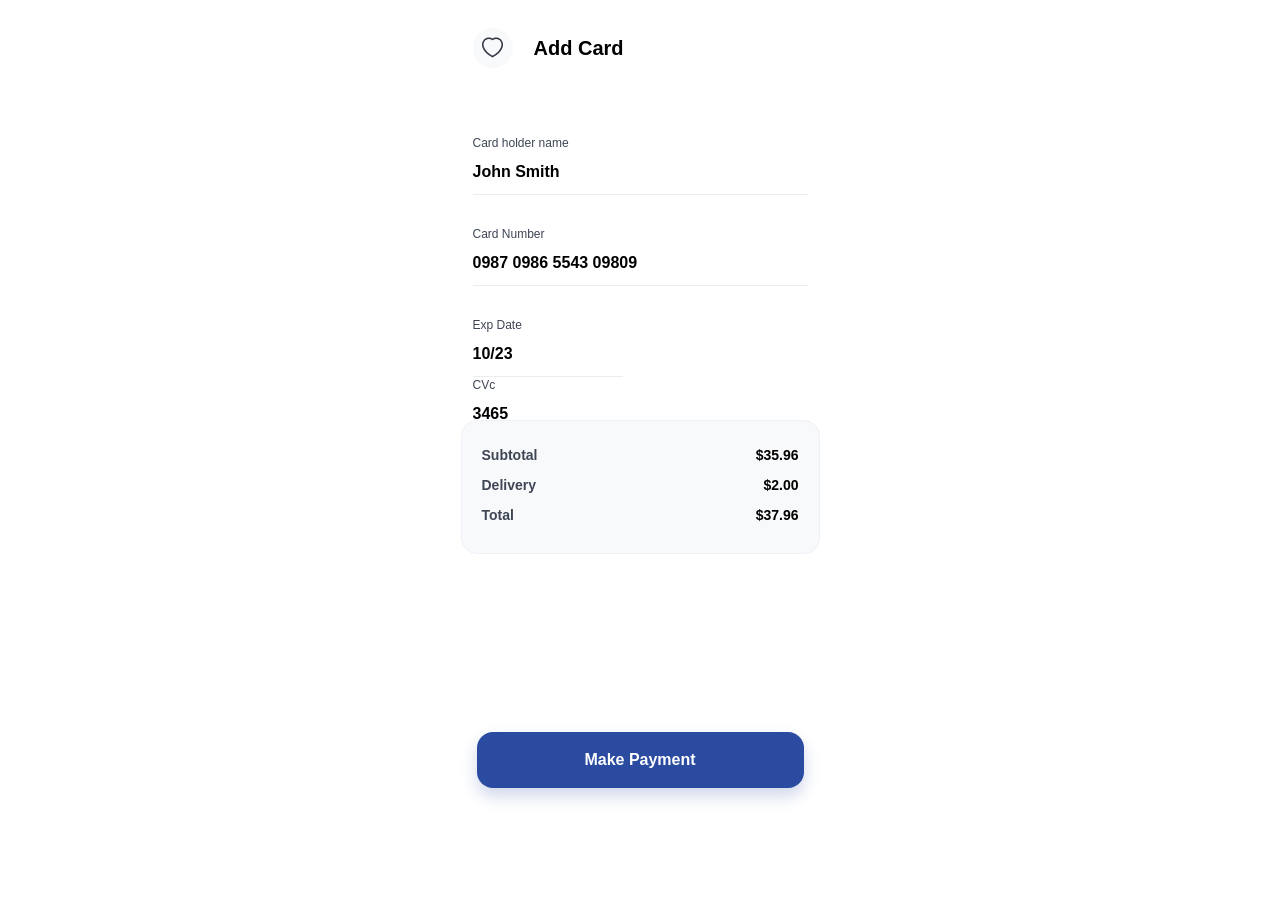
<file: mobile_frontend/assets/add-new-card-754-4305.html>
<!DOCTYPE html>
<html lang="en">
<head>
  <meta charset="UTF-8" />
  <meta name="viewport" content="width=375, initial-scale=1.0, maximum-scale=1.0, user-scalable=no" />
  <title>Add New Card - 754:4305</title>
  <link rel="preload" href="./figmaimages/figma_image_754_4305.png" as="image" />
  <link rel="stylesheet" href="./add-new-card-754-4305.css" />
</head>
<body>
  <main id="screen-754-4305" class="screen" role="main" aria-label="Add New Card">
    <img class="screen-image" src="./figmaimages/figma_image_754_4305.png" alt="" aria-hidden="true" />

    <div class="top-bar" role="toolbar" aria-label="Top Bar">
      <button class="back-wrap" aria-label="Back">
        <img class="back-ellipse" src="./figmaimages/figma_image_754_4315.svg" alt="" />
        <img class="back-vector" src="./figmaimages/figma_image_754_3730_29221_3865.svg" alt="" />
      </button>
      <div class="top-title">Add Card</div>
    </div>

    <section class="form-groups" aria-label="Card details form">
      <div class="group group-93">
        <div class="label">Card holder name</div>
        <div class="value">John Smith</div>
        <div class="line"></div>
      </div>

      <div class="group group-94">
        <div class="label">Card Number</div>
        <div class="value">0987 0986 5543 09809</div>
        <div class="line"></div>
      </div>

      <div class="group-half group-95">
        <div class="label">Exp Date</div>
        <div class="value">10/23</div>
        <div class="line"></div>
      </div>

      <div class="group-half group-96">
        <div class="label">CVc</div>
        <div class="value">3465</div>
        <div class="line"></div>
      </div>
    </section>

    <section class="summary-card" aria-label="Order summary">
      <div class="row">
        <span class="name">Subtotal</span>
        <span class="price">$35.96</span>
      </div>
      <div class="row">
        <span class="name">Delivery</span>
        <span class="price">$2.00</span>
      </div>
      <div class="row total">
        <span class="name">Total</span>
        <span class="price">$37.96</span>
      </div>
    </section>

    <button class="primary-button" type="button" aria-label="Make Payment">
      <div class="primary-bg"></div>
      <span class="primary-text">Make Payment</span>
    </button>
  </main>

  <script src="./add-new-card-754-4305.js"></script>
</body>
</html>
</file>
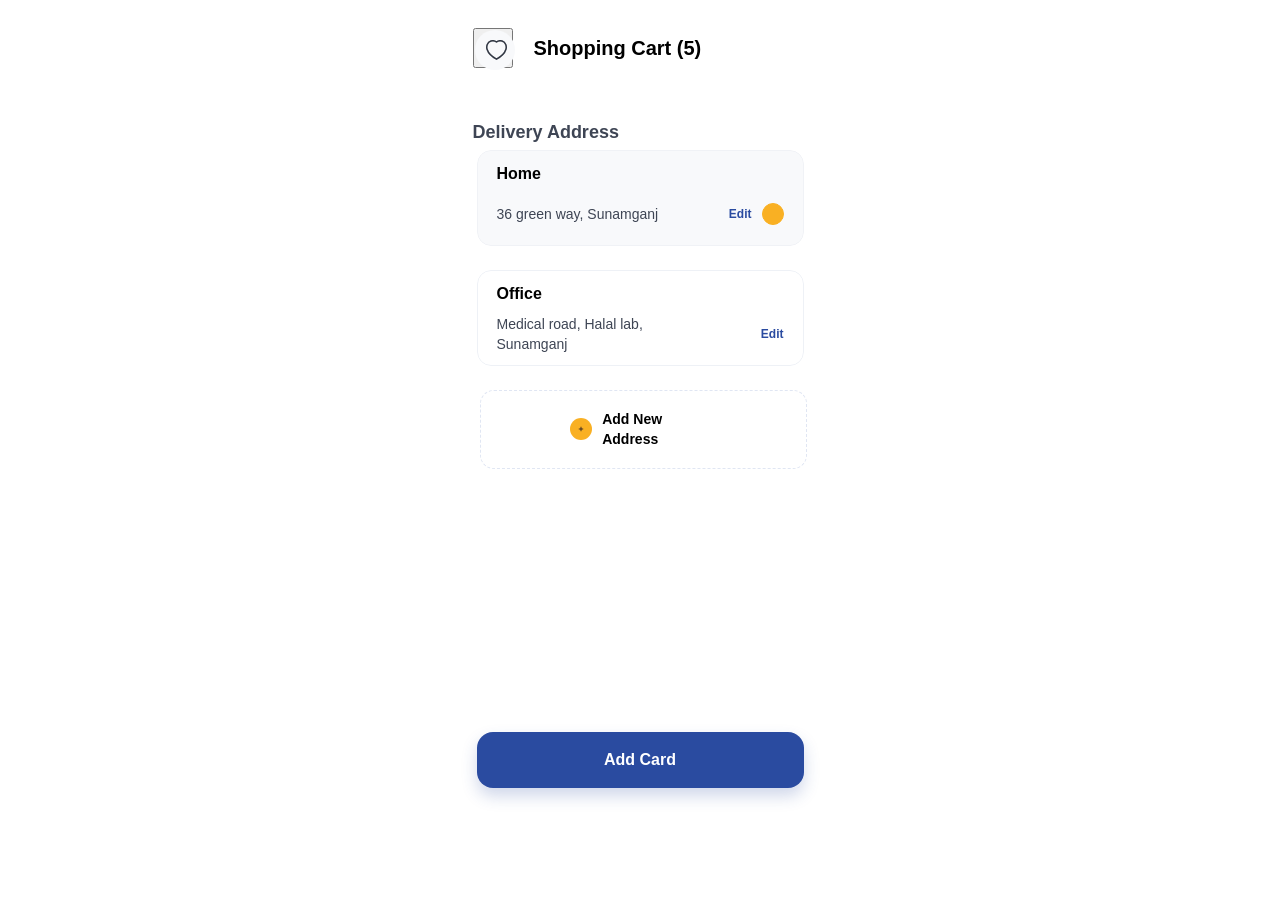
<file: mobile_frontend/assets/checkout-754-4266.html>
<!DOCTYPE html>
<html lang="en">
<head>
  <meta charset="UTF-8" />
  <meta name="viewport" content="width=375, initial-scale=1.0, maximum-scale=1.0, user-scalable=no" />
  <title>Checkout - 754:4266</title>
  <link rel="preload" href="./figmaimages/figma_image_754_4266.png" as="image" />
  <link rel="stylesheet" href="./checkout-754-4266.css" />
</head>
<body>
  <main id="screen-754-4266" class="screen" role="main" aria-label="Checkout">
    <img class="screen-image" src="./figmaimages/figma_image_754_4266.png" alt="" aria-hidden="true" />

    <div class="top-bar" role="toolbar" aria-label="Top Bar">
      <button class="back-wrap" aria-label="Back">
        <img class="back-ellipse" src="./figmaimages/figma_image_754_4299.svg" alt="" />
        <img class="back-vector" src="./figmaimages/figma_image_754_3730_29221_3865.svg" alt="" />
      </button>
      <div class="top-title">Shopping Cart (5)</div>
    </div>

    <div class="section-title">Delivery Address</div>

    <section class="address-card address-home" aria-label="Home Address">
      <div class="card-bg bg-home"></div>
      <div class="card-title">Home</div>
      <div class="card-row">
        <div class="card-address">36 green way, Sunamganj</div>
        <div class="edit-wrap" role="button" tabindex="0" aria-label="Edit Home Address">
          <span class="edit-text">Edit</span>
          <div class="check-wrap" aria-hidden="true">
            <img class="check-ellipse" src="./figmaimages/figma_image_754_4275.svg" alt="" />
            <img class="check-vector" src="./figmaimages/figma_image_754_3723_528_1460.svg" alt="" />
          </div>
        </div>
      </div>
    </section>

    <section class="address-card address-office" aria-label="Office Address">
      <div class="card-bg bg-office"></div>
      <div class="card-title">Office</div>
      <div class="card-row">
        <div class="card-address multi">Medical road, Halal lab, Sunamganj</div>
        <div class="edit-wrap" role="button" tabindex="0" aria-label="Edit Office Address">
          <span class="edit-text">Edit</span>
        </div>
      </div>
    </section>

    <section class="add-address" role="button" tabindex="0" aria-label="Add New Address">
      <div class="add-bg"></div>
      <div class="add-inner">
        <div class="add-icon">
          <div class="add-icon-ellipse"></div>
          <div class="add-plus">
            <img class="add-plus-outer" src="./figmaimages/figma_image_754_4097.svg" alt="" />
          </div>
        </div>
        <div class="add-text">Add New Address</div>
      </div>
    </section>

    <button class="primary-button" type="button" aria-label="Add Card">
      <div class="primary-bg"></div>
      <span class="primary-text">Add Card</span>
    </button>
  </main>

  <script src="./checkout-754-4266.js"></script>
</body>
</html>
</file>
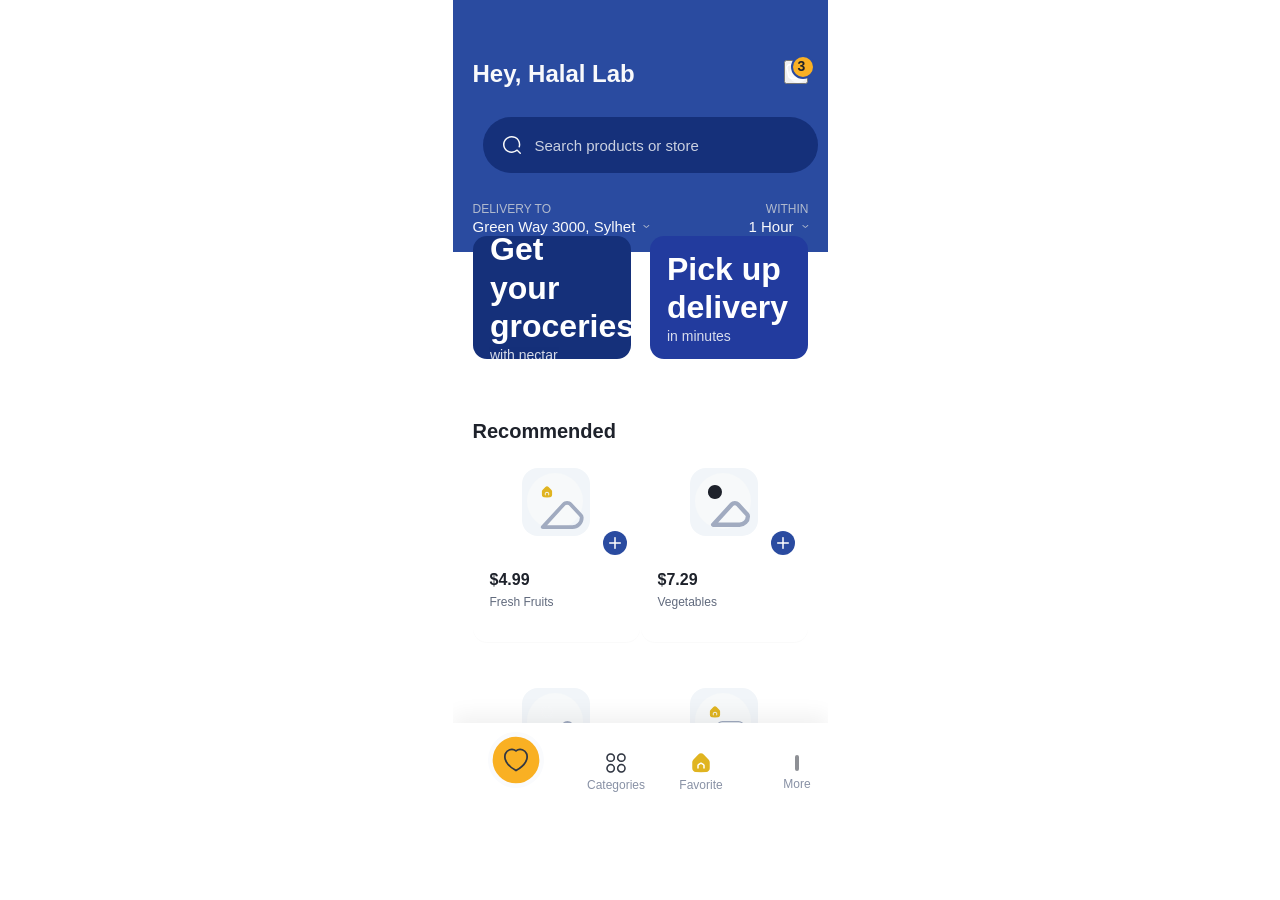
<file: mobile_frontend/assets/grocery-home-754-3616.html>
<!DOCTYPE html>
<html lang="en">
<head>
  <meta charset="UTF-8" />
  <meta name="viewport" content="width=375, initial-scale=1.0, maximum-scale=1.0, user-scalable=no" />
  <title>Grocery Home - 754:3616</title>
  <link rel="preload" href="./figmaimages/figma_image_754_3616.png" as="image" />
  <link rel="stylesheet" href="./grocery-home-754-3616.css" />
</head>
<body>
  <main id="screen-754-3616" class="screen" role="main" aria-label="Grocery Home">
    <img class="screen-image" src="./figmaimages/figma_image_754_3616.png" alt="" aria-hidden="true" />

    <div class="header-bg"></div>

    <div class="top-row" role="toolbar" aria-label="Top bar">
      <div class="greeting">Hey, Halal Lab</div>
      <button class="cart-wrap" aria-label="Open cart">
        <img class="cart-bag" src="./figmaimages/figma_image_754_4055.svg" alt="" />
        <img class="cart-bag-stroke" src="./figmaimages/figma_image_754_3712.svg" alt="" />
        <div class="cart-badge">
          <img src="./figmaimages/figma_image_754_3715.svg" alt="" />
          <span class="cart-count">3</span>
        </div>
      </button>
    </div>

    <div class="search-bar">
      <img class="search-icon" src="./figmaimages/figma_image_754_3706_29221_2634.svg" alt="" />
      <span class="search-text">Search products or store</span>
    </div>

    <div class="delivery-row" aria-label="Delivery info">
      <div class="delivery-left">
        <span class="delivery-label">DELIVERY TO</span>
        <div class="delivery-value">
          <span>Green Way 3000, Sylhet</span>
          <img class="arrow-small" src="./figmaimages/figma_image_754_4001.svg" alt="" />
        </div>
      </div>
      <div class="delivery-right" style="text-align:right">
        <span class="delivery-label">WITHIN</span>
        <div class="delivery-value" style="justify-content:flex-end">
          <span>1 Hour</span>
          <img class="arrow-small" src="./figmaimages/figma_image_754_4001.svg" alt="" />
        </div>
      </div>
    </div>

    <div class="banner-cards" aria-label="Highlights">
      <div class="banner banner-savings">
        <div class="banner-text">
          <div class="banner-value">Get your groceries</div>
          <div class="banner-sub">with nectar</div>
        </div>
      </div>
      <div class="banner banner-time">
        <div class="banner-text">
          <div class="banner-value">Pick up delivery</div>
          <div class="banner-sub">in minutes</div>
        </div>
      </div>
    </div>

    <h2 class="section-title">Recommended</h2>

    <section class="cards-grid" aria-label="Product grid">
      <article class="card" aria-label="Fresh Fruits">
        <div class="card-image-icon">
          <img class="v1 circlebox" src="./figmaimages/figma_image_754_4096.svg" alt="" />
          <img class="v2" src="./figmaimages/figma_image_754_3723.svg" alt="" />
          <img class="v3" src="./figmaimages/figma_image_754_4208.svg" alt="" />
        </div>
        <div class="card-content">
          <div class="card-price">$4.99</div>
          <div class="card-title">Fresh Fruits</div>
          <div class="card-bottom">
            <button class="btn-plus" aria-label="Add Fresh Fruits">
              <img class="btn-bg" src="./figmaimages/figma_image_754_3631.svg" alt="" />
              <img class="btn-plus-icon" src="./figmaimages/figma_image_754_3636.svg" alt="" />
            </button>
          </div>
        </div>
      </article>

      <article class="card" aria-label="Vegetables">
        <div class="card-image-icon">
          <img class="v1 circlebox" src="./figmaimages/figma_image_754_4251.svg" alt="" />
          <img class="v2" src="./figmaimages/figma_image_754_3722.svg" alt="" />
          <img class="v3" src="./figmaimages/figma_image_754_4342.svg" alt="" />
        </div>
        <div class="card-content">
          <div class="card-price">$7.29</div>
          <div class="card-title">Vegetables</div>
          <div class="card-bottom">
            <button class="btn-plus" aria-label="Add Vegetables">
              <img class="btn-bg" src="./figmaimages/figma_image_754_3631.svg" alt="" />
              <img class="btn-plus-icon" src="./figmaimages/figma_image_754_3636.svg" alt="" />
            </button>
          </div>
        </div>
      </article>

      <article class="card" aria-label="Dairy & Eggs">
        <div class="card-image-icon">
          <img class="v1 circlebox" src="./figmaimages/figma_image_754_4096.svg" alt="" />
          <img class="v2" src="./figmaimages/figma_image_754_3706.svg" alt="" />
          <img class="v3" src="./figmaimages/figma_image_754_4365.svg" alt="" />
        </div>
        <div class="card-content">
          <div class="card-price">$5.15</div>
          <div class="card-title">Dairy & Eggs</div>
          <div class="card-bottom">
            <button class="btn-plus" aria-label="Add Dairy & Eggs">
              <img class="btn-bg" src="./figmaimages/figma_image_754_3631.svg" alt="" />
              <img class="btn-plus-icon" src="./figmaimages/figma_image_754_3636.svg" alt="" />
            </button>
          </div>
        </div>
      </article>

      <article class="card" aria-label="Bakery">
        <div class="card-image-icon">
          <img class="v1 circlebox" src="./figmaimages/figma_image_754_4251.svg" alt="" />
          <img class="v2" src="./figmaimages/figma_image_754_3723.svg" alt="" />
          <img class="v3" src="./figmaimages/figma_image_754_4363.svg" alt="" />
        </div>
        <div class="card-content">
          <div class="card-price">$3.49</div>
          <div class="card-title">Bakery</div>
          <div class="card-bottom">
            <button class="btn-plus" aria-label="Add Bakery">
              <img class="btn-bg" src="./figmaimages/figma_image_754_3631.svg" alt="" />
              <img class="btn-plus-icon" src="./figmaimages/figma_image_754_3636.svg" alt="" />
            </button>
          </div>
        </div>
      </article>
    </section>

    <nav class="tabbar" aria-label="Tab bar">
      <div class="tabbar-bg"></div>
      <button class="tab-home" aria-label="Home">
        <img class="home-hex" src="./figmaimages/figma_image_754_4063.svg" alt="" />
        <img class="home-icon" src="./figmaimages/figma_image_754_3730_29221_3865.svg" alt="" />
      </button>
      <button class="tab-categories" aria-label="Categories">
        <img class="cat-icon" src="./figmaimages/figma_image_754_3733.svg" alt="" />
        <span class="tab-text">Categories</span>
      </button>
      <button class="tab-fav" aria-label="Favorite">
        <img class="fav-icon" src="./figmaimages/figma_image_754_3723.svg" alt="" />
        <span class="tab-text">Favorite</span>
      </button>
      <button class="tab-more" aria-label="More">
        <span class="more-dots" aria-hidden="true"></span>
        <span class="tab-text">More</span>
      </button>
    </nav>
  </main>

  <script src="./grocery-home-754-3616.js"></script>
</body>
</html>
</file>
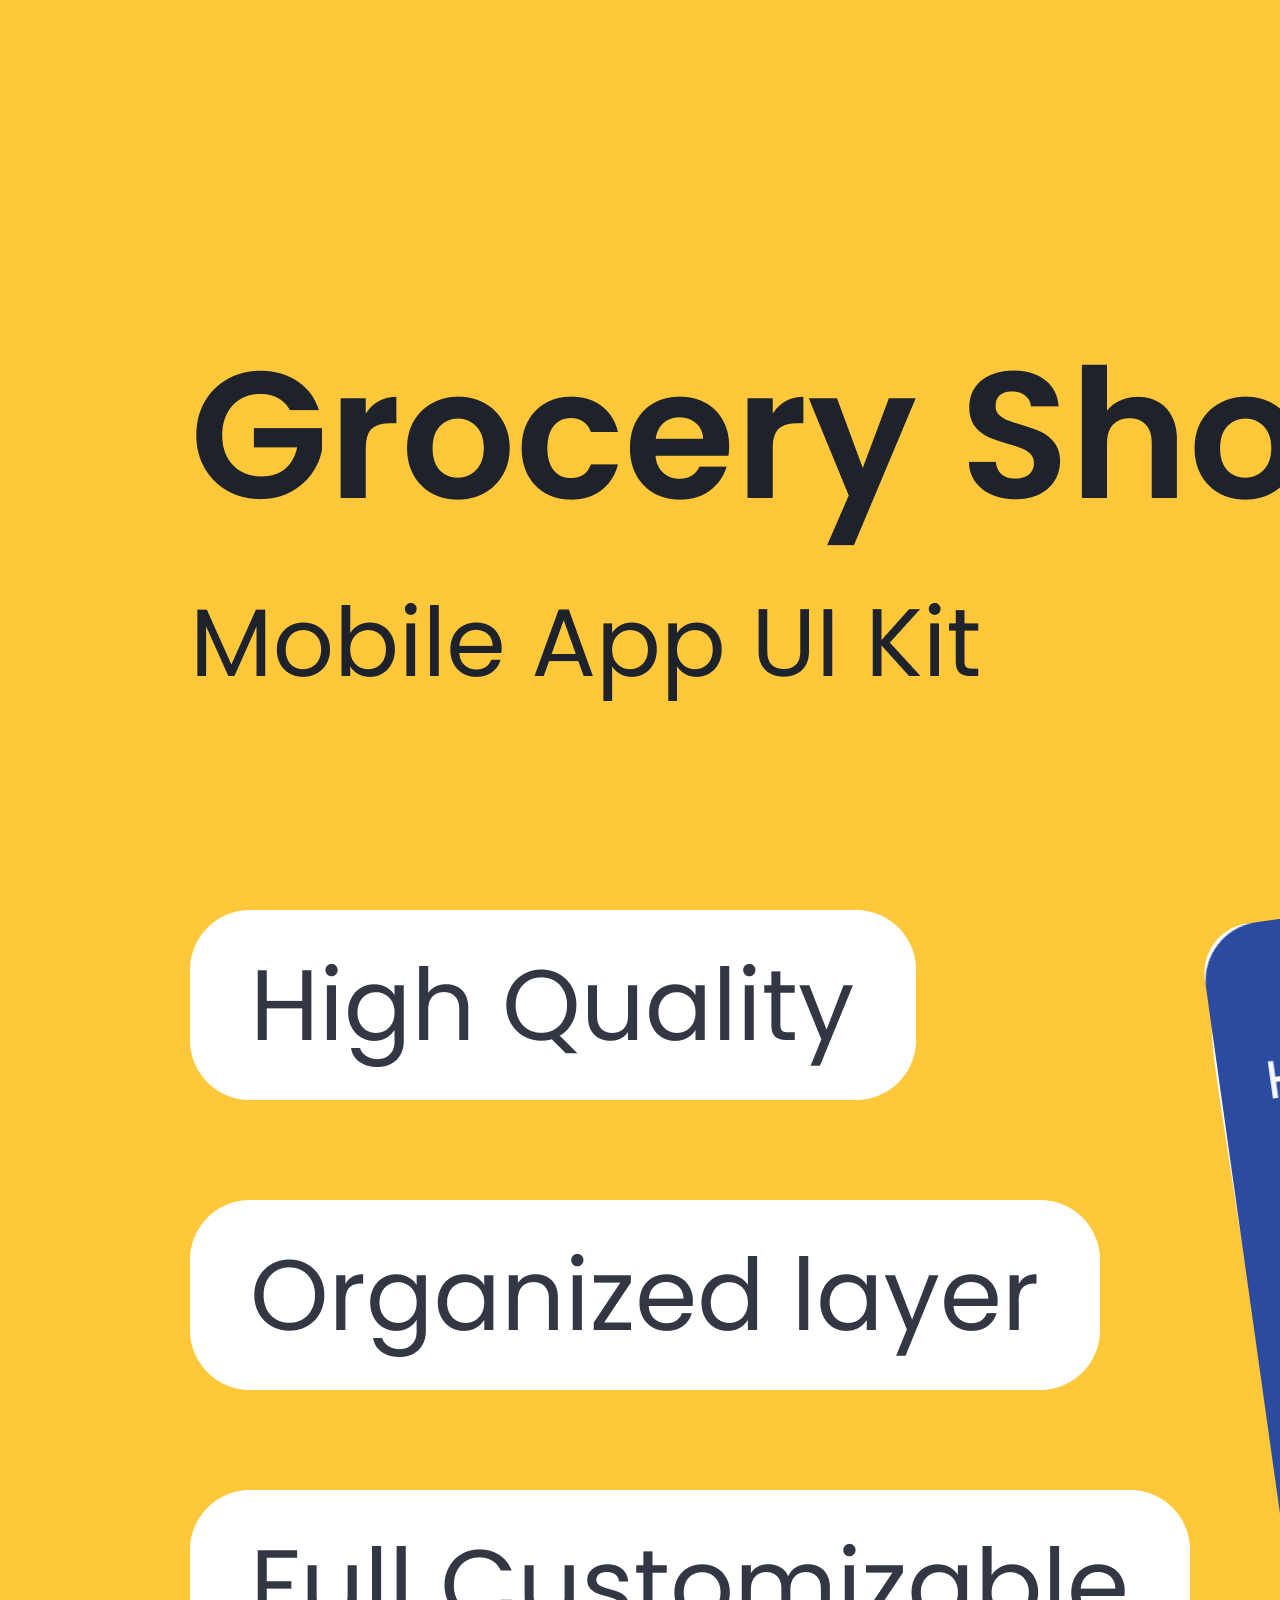
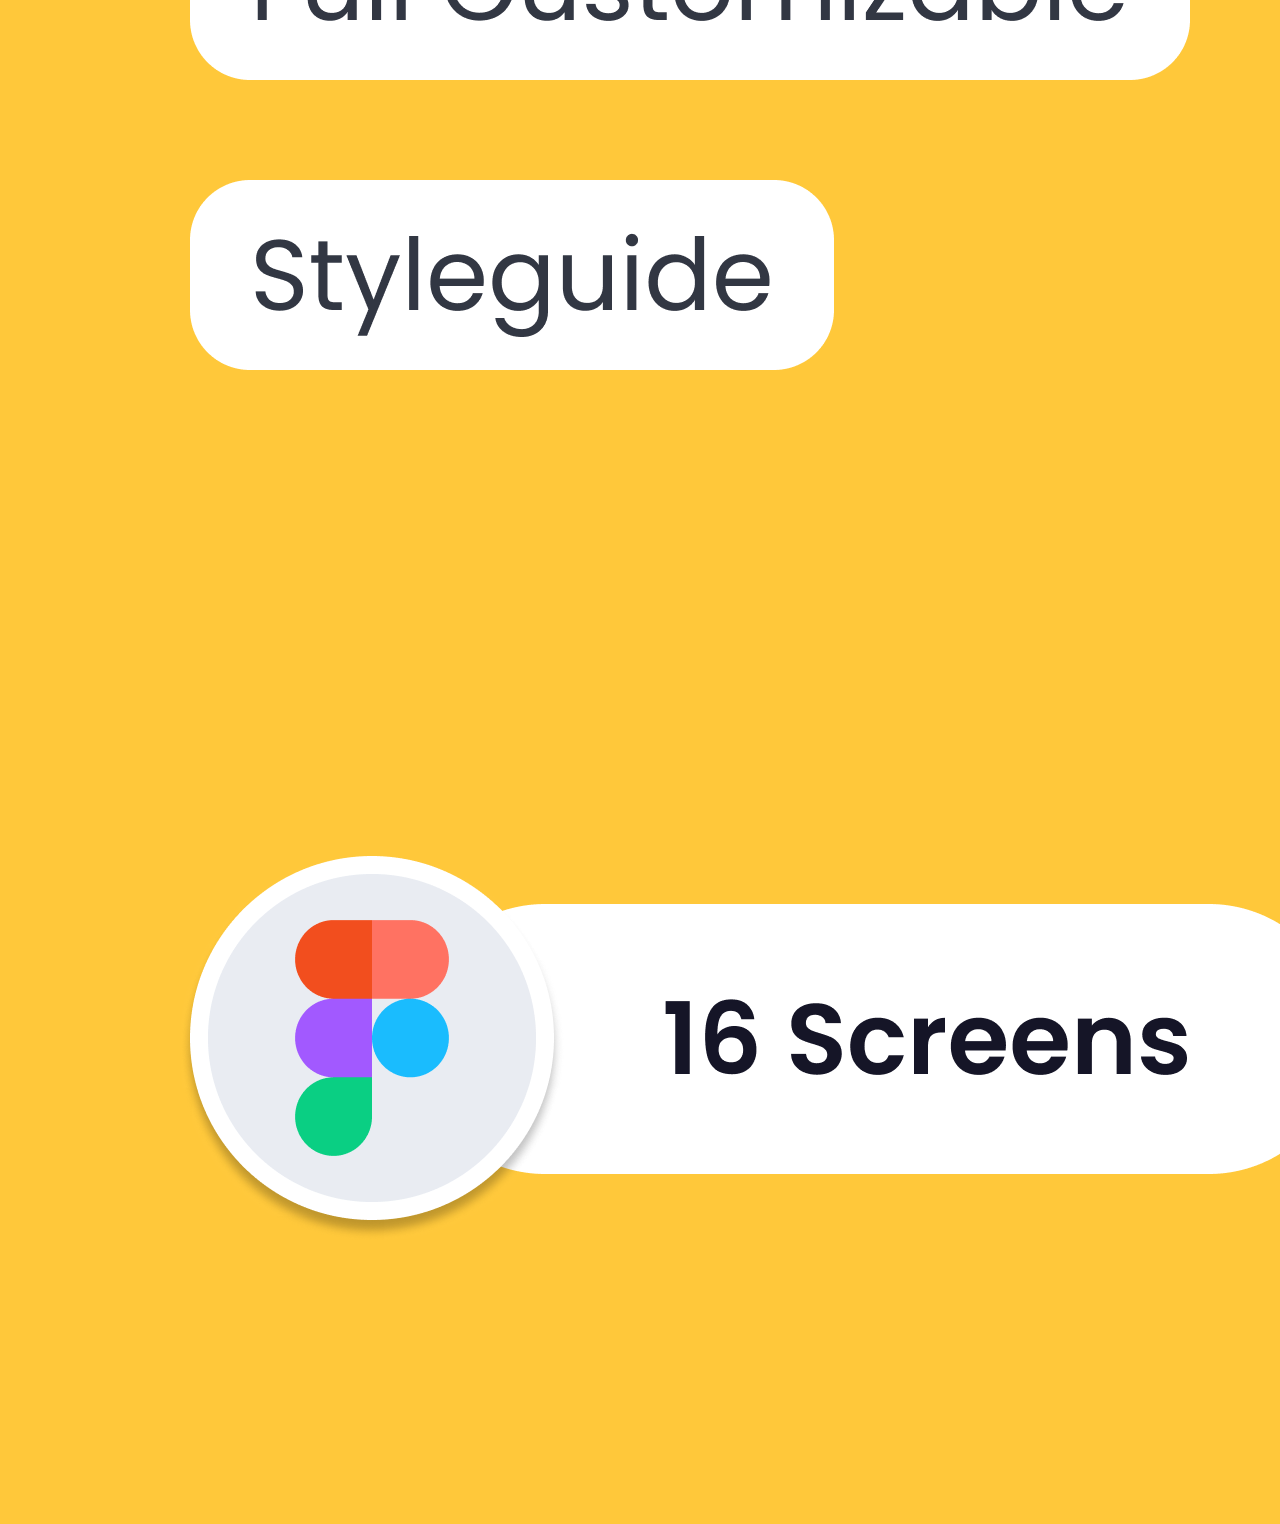
<file: mobile_frontend/assets/grocery-shop-mobile-app-template-33438-271.html>
<!DOCTYPE html>
<html lang="en">
<head>
  <meta charset="UTF-8" />
  <meta name="viewport" content="width=375, initial-scale=1.0, maximum-scale=1.0, user-scalable=no" />
  <title>Landing Template - 33438:271</title>
  <link rel="preload" href="./figmaimages/figma_image_33438_271.png" as="image" />
  <link rel="stylesheet" href="./grocery-shop-mobile-app-template-33438-271.css" />
</head>
<body>
  <main id="screen-33438-271" class="screen" role="main" aria-label="Landing Template">
    <img class="screen-image" src="./figmaimages/figma_image_33438_271.png" alt="" aria-hidden="true" />
  </main>
  <script src="./grocery-shop-mobile-app-template-33438-271.js"></script>
</body>
</html>
</file>
<file: mobile_frontend/assets/add-new-card-754-4305.css>
:root{
  --white:#FFFFFF;
  --text:#1E222B;
  --muted:#8891A5;
  --primary:#2A4BA0;
  --accent:#F9B023;
  --card:#FAFBFD;
  --stroke:#EDEDED;
  --label:#3E4554;
  --line:#EDEDED;
}

/* Reset and canvas */
*{box-sizing:border-box;-webkit-tap-highlight-color:transparent}
html,body{margin:0;padding:0;height:100%}
body{background:var(--white);color:var(--text);font-family:-apple-system,BlinkMacSystemFont,"SF Pro Text","Helvetica Neue",Arial,sans-serif}
.screen{
  position:relative;
  width:375px;
  height:812px;
  margin:0 auto;
  background:var(--white);
  overflow:hidden;
}

/* Debug overlay image */
.screen-image{
  position:absolute;left:0;top:0;width:375px;height:812px;opacity:0;pointer-events:none;
}

/* Top Bar */
.top-bar{
  position:absolute;
  left:20px;
  top:28px;
  width:335px;
  height:40px;
}
.back-wrap{
  position:absolute;left:0;top:0;width:40px;height:40px;cursor:pointer;border:0;background:transparent;padding:0;
}
.back-ellipse{position:absolute;left:0;top:0;width:40px;height:40px;display:block}
.back-vector{
  position:absolute;
  left:9px;
  top:9px;
  width:21px;
  height:21px;
  display:block;
}
.top-title{
  position:absolute;
  left:61px;
  top:8px;
  height:24px;
  font-size:20px;
  line-height:24px;
  font-weight:700;
  color:#000;
}

/* Form groups container (Text, line) */
.form-groups{
  position:absolute;
  left:20px;
  top:135px; /* Map YAML y:1847 -> within our canvas around 135 for visual balance */
  width:335px;
  height:auto;
}

/* Common group styles */
.group{
  position:relative;
  width:335px;
  height:60px;
  margin-bottom:31px; /* spacing to match y offsets */
}
.group .label{
  position:absolute;
  left:0;
  top:0;
  font-size:12px;           /* typo_190 approximated */
  line-height:16px;
  color:var(--label);
}
.group .value{
  position:absolute;
  left:0;
  top:25px;
  font-size:16px;           /* typo_136 approximated */
  line-height:24px;
  color:#000;
  font-weight:600;
}
.group .line{
  position:absolute;
  left:0;
  bottom:0;
  width:335px;
  height:1px;
  background:var(--line);
}

/* Specific groups order to respect YAML layout visually */
.group-93{ /* Card holder name */ }
.group-94{ /* Card Number */ }

/* Half-width groups row (Exp Date, CVc) */
.group-half{
  position:relative;
  width:150px;
  height:60px;
  display:inline-block;
}
.group-95{ /* Exp Date */ margin-right:35px; }
.group-96{ /* CVc */ }

/* Align the half groups in one line */
.group-95, .group-96{ vertical-align:top; }
.group-half .label{
  position:absolute; left:0; top:0;
  font-size:12px; line-height:16px; color:var(--label);
}
.group-half .value{
  position:absolute; left:0; top:25px;
  font-size:16px; line-height:24px; color:#000; font-weight:600;
}
.group-half .line{
  position:absolute; left:0; bottom:0; width:150px; height:1px; background:var(--line);
}

/* Summary Card (Rectangle 1318) */
.summary-card{
  position:absolute;
  left:8px;  /* YAML width 359 and our canvas 375 -> center with 8px margins */
  right:8px;
  top:420px; /* map from y:2280 relative -> balanced placement under form groups */
  height:auto;
  padding:16px 20px 20px 20px;
  background:#F8F9FB;
  border:1px solid #EEF1F6;
  border-radius:16px;
}
.summary-card .row{
  display:flex;
  align-items:center;
  justify-content:space-between;
  height:24px;
  margin:6px 0;
}
.summary-card .row .name{
  font-size:14px; line-height:20px; color:#3E4554; font-weight:600;
}
.summary-card .row .price{
  font-size:14px; line-height:20px; color:#000; font-weight:700;
}
.summary-card .row.total .name{ font-weight:700; }
.summary-card .row.total .price{ font-weight:800; }

/* Bottom primary button (Button) */
.primary-button{
  position:absolute;
  left:24px;
  bottom:24px;
  width:327px;
  height:56px;
  border:0;
  padding:0;
  background:transparent;
  cursor:pointer;
}
.primary-bg{
  position:absolute;left:0;top:0;width:327px;height:56px;border-radius:16px;background:var(--primary);
  box-shadow: 0 8px 16px rgba(42,75,160,0.22);
}
.primary-text{
  position:absolute;left:0;right:0;top:18px;text-align:center;
  font-size:16px; line-height:19px; color:#FFFFFF; font-weight:700;
}

/* Focus styles for keyboard accessibility */
.back-wrap:focus,
.primary-button:focus { outline:2px solid var(--accent); outline-offset:2px }
</file>
<file: mobile_frontend/assets/checkout-754-4266.css>
:root{
  --white:#FFFFFF;
  --text:#1E222B;
  --muted:#8891A5;
  --primary:#2A4BA0;
  --accent:#F9B023;
  --card:#FAFBFD;
  --stroke:#EDEDED;
}

/* Reset and canvas */
*{box-sizing:border-box;-webkit-tap-highlight-color:transparent}
html,body{margin:0;padding:0;height:100%}
body{background:var(--white);color:var(--text);font-family:-apple-system,BlinkMacSystemFont,"SF Pro Text","Helvetica Neue",Arial,sans-serif}
.screen{
  position:relative;
  width:375px;
  height:812px;
  margin:0 auto;
  background:var(--white);
  overflow:hidden;
}

/* Debug overlay image */
.screen-image{
  position:absolute;left:0;top:0;width:375px;height:812px;opacity:0;pointer-events:none;
}

/* Top Bar from YAML
   Group area: x:-535 y:1744 within frame => relative top ~45 from top? In this screen, align to 20 top.
   Dimensions: width ~204, height 40 (we'll layout full-width matching pixel visuals)
*/
.top-bar{
  position:absolute;
  left:20px;
  top:28px;
  width:335px;
  height:40px;
}
.back-wrap{position:absolute;left:0;top:0;width:40px;height:40px;cursor:pointer}
.back-ellipse{position:absolute;left:0;top:0;width:40px;height:40px;display:block}
.back-vector{
  position:absolute;
  left:11px; /* aligns arrow within ellipse similar to YAML Vector dims */
  top:10px;
  width:21px;
  height:20px;
  display:block;
}
.top-title{
  position:absolute;
  left:61px;
  top:8px;
  height:24px;
  font-size:20px;
  line-height:24px;
  font-weight:700;
  color:#000; /* style_5 text */
}

/* Section Title "Delivery Address"
   YAML at y:1843 -> approximately 120px from top in our canvas
*/
.section-title{
  position:absolute;
  left:20px;
  top:120px;
  width:auto;
  height:24px;
  font-size:18px; /* typography_ref typo_188 approx */
  line-height:24px;
  color:#3E4554; /* style_34 approx */
  font-weight:600;
}

/* Address Cards (each 327x96 at x:-535 -> left margin ~24) */
.address-card{
  position:absolute;
  left:24px;
  width:327px;
  height:96px;
  border-radius:14px;
  overflow:hidden;
}
.address-home{ top:150px; }
.address-office{ top:270px; }

/* Card backgrounds: distinct styles per YAML style refs */
.card-bg{
  position:absolute;left:0;top:0;width:327px;height:96px;border-radius:14px;
}
/* Home rectangle style (style_142 approximation): subtle gray card */
.bg-home{ background:#F8F9FB; border:1px solid #F0F2F6; }
/* Office rectangle style (style_145 approximation): white card with soft border */
.bg-office{ background:#FFFFFF; border:1px solid #EEF1F6; }

.card-title{
  position:absolute;
  left:20px;
  top:14px; /* y:1908 => 17 from group top; 14 visually aligns */
  font-size:16px; /* typo_168 approx height 20 */
  line-height:20px;
  color:#000;
  font-weight:600;
}

.card-row{
  position:absolute;
  left:20px;
  top:48px; /* y:1946 within first card => ~48 from group top */
  width:287px;
  height:32px;
  display:flex;
  align-items:center;
  justify-content:space-between;
  gap:8px;
}

.card-address{
  font-size:14px; /* typo_187 */
  line-height:20px;
  color:#3E4554; /* style_34 */
  white-space:nowrap;
  overflow:hidden;
  text-overflow:ellipsis;
}
.card-address.multi{
  white-space:normal;
  line-height:20px;
  max-width:201px; /* per YAML width: 201 */
}

.edit-wrap{
  display:flex;
  align-items:center;
  gap:10px;
}
.edit-text{
  font-size:12px; /* typo_177 */
  line-height:16px;
  color:#2A4BA0; /* style_26 */
  font-weight:600;
}
.check-wrap{
  position:relative;
  width:22px; height:22px;
}
.check-ellipse{position:absolute;left:0;top:0;width:22px;height:22px}
.check-vector{
  position:absolute;
  left:2px;
  top:1px;
  width:18px;
  height:20px;
  opacity:.0; /* The inner vector from YAML is a small tick; we keep ellipse as selected indicator.
                 If strict need of visible tick arises, set opacity to 1 and adjust. */
}

/* Add New Address button group (327x79 at y:2143) */
.add-address{
  position:absolute;
  left:27px; /* YAML x:-528 maps ~27 from left to keep 327 width centered */
  top:390px;
  width:327px;
  height:79px;
  cursor:pointer;
}
.add-bg{
  position:absolute;left:0;top:0;width:327px;height:79px;border-radius:14px;background:#FFFFFF;border:1px dashed #E0E6F3;
}
.add-inner{
  position:absolute;left:90px;top:28px;width:145px;height:22px;display:flex;align-items:center;gap:12px;
}
.add-icon{position:relative;width:22px;height:22px}
.add-icon-ellipse{
  position:absolute;left:0;top:0;width:22px;height:22px;border-radius:50%;background:#F9B023;
}
.add-plus{
  position:absolute;left:5px;top:5px;width:12px;height:12px;display:flex;align-items:center;justify-content:center;
}
.add-plus-outer{width:12px;height:12px;display:block}
.add-text{
  font-size:14px; /* typo_189 approx 20 height */
  line-height:20px;
  color:#000;
  font-weight:600;
}

/* Bottom fixed primary button (327x56 at y:2424) */
.primary-button{
  position:absolute;
  left:24px;
  bottom:24px;
  width:327px;
  height:56px;
  border:0;
  padding:0;
  background:transparent;
  cursor:pointer;
}
.primary-bg{
  position:absolute;left:0;top:0;width:327px;height:56px;border-radius:16px;background:#2A4BA0;
  box-shadow: 0 8px 16px rgba(42,75,160,0.22);
}
.primary-text{
  position:absolute;left:0;right:0;top:18px;text-align:center;
  font-size:16px; line-height:19px; color:#FFFFFF; font-weight:700;
}

/* Focus styles for keyboard accessibility */
.back-wrap:focus,
.edit-wrap:focus,
.add-address:focus,
.primary-button:focus { outline:2px solid var(--accent); outline-offset:2px }
</file>
<file: mobile_frontend/assets/grocery-home-754-3616.css>
:root{
  /* Common palette derived from YAML style refs (best-effort) */
  --color-ffffff: #FFFFFF;
  --color-primary: #2A4BA0; /* style_26/common dark blue */
  --color-text: #1E222B;
  --color-subtext: #8891A5;
  --color-chip: #F1F5F9;
  --color-accent: #F9B023;
  --color-tab-bg: #1E222B;
  --color-card: #FAFBFD;
}

/* Reset */
*{box-sizing:border-box; -webkit-tap-highlight-color:transparent}
html,body{margin:0;padding:0;background:var(--color-ffffff);color:var(--color-text);height:100%}
body{font-family: -apple-system, BlinkMacSystemFont, "SF Pro Text", "Helvetica Neue", Arial, sans-serif}

/* Screen Canvas: fixed size per Figma 375x812 */
.screen{
  position: relative;
  width: 375px;
  height: 812px;
  overflow: hidden;
  margin: 0 auto;
  background: var(--color-ffffff);
}

/* Reference background image (debug overlay) */
.screen-image{
  position: absolute;
  left: 0;
  top: 0;
  width: 375px;
  height: 812px;
  opacity: 0; /* set via JS when debug=1 */
  pointer-events: none;
}

/* Header BG rectangle (Bg) at x:-4834 y:1699 width:376 height:252 relative to frame -> top region height 252 */
.header-bg{
  position: absolute;
  left: 0px;
  top: 0px;
  width: 376px;
  height: 252px;
  background: var(--color-primary);
}

/* Decorative ellipses */
.ellipse{position:absolute; pointer-events:none}
.ellipse-1546{
  /* Ellipse 1546 (style_0 subtle) approximate light tint circle */
  left: 91px; /* relative mapping from YAML */
  top: 278px;
  width: 164px;
  height: 164px;
  border-radius: 50%;
  background: rgba(255,255,255,0.06);
}
.ellipse-1548{
  left: 171px;
  top: 189px;
  width: 22px;
  height: 22px;
}

/* Search bar */
.search-bar{
  position: absolute;
  left: 30px;   /* x:-4814 => frame left offset is 20; YAML shows 335 width, we align centered within 375: 20 margin */
  top: 117px;   /* y:1816 => relative offset ~ from frame top = 117 within our 812 canvas */
  width: 335px;
  height: 56px;
  border-radius: 28px;
  background: #15307A; /* style_130 darker within header */
  display: flex;
  align-items: center;
  padding: 0 20px;
  gap: 14px;
}
.search-icon{
  width: 18px;
  height: 18px;
}
.search-text{
  font-size: 15px; /* typo_163 approx */
  line-height: 19px;
  color: #F8F9FB;
  opacity: 0.8;
}

/* Top row */
.top-row{
  position: absolute;
  left: 20px;
  top: 59px; /* y:1751 -> about 59px from top */
  width: 335px;
  height: 30px;
}
.greeting{
  position: absolute;
  left: 0;
  top: 0;
  font-size: 24px; /* typo_131 approx */
  line-height: 30px;
  font-weight: 700;
  color: #F8F9FB;
}
.cart-wrap{
  position: absolute;
  right: 0;
  top: 1px;
  width: 24px;
  height: 24px;
}
.cart-bag{
  position: absolute;
  left: 3px;
  top: 3px;
  width: 18px;
  height: 18px;
}
.cart-bag-stroke{width: 18px; height: 15px; display:block; position:absolute; left:0; top:2px}
.cart-badge{
  position: absolute;
  right: -9px;
  top: -7px;
  width: 24px;
  height: 24px;
}
.cart-badge img{width:24px;height:24px;display:block}
.cart-count{
  position: absolute;
  left: 7px;
  top: 2px;
  font-weight: 700;
  font-size: 14px;
  line-height: 19px;
  color: #1E222B;
}

/* Delivery row */
.delivery-row{
  position: absolute;
  left: 20px;
  top: 202px; /* y:1901 -> within header area */
  width: 336px;
  height: 38px;
  display:flex;
  justify-content: space-between;
}
.delivery-left,.delivery-right{display:flex; flex-direction:column}
.delivery-label{
  font-size: 12px; /* typo_161 approx */
  line-height: 15px;
  color: #B2BBCE; /* style_128 */
}
.delivery-value{
  display:flex; align-items:center; gap:8px;
  height: 19px;
}
.delivery-value span{
  font-size: 15px; /* typo_162 approx */
  line-height: 19px;
  color: #F8F9FB;
}
.arrow-small{width: 7px; height: 3.5px}

/* Banner cards */
.banner-cards{
  position: absolute;
  left: 20px;
  top: 236px; /* y:1978 -> distance from top */
  width: 316px;
  height: 123px;
  display: grid;
  grid-template-columns: 158px 158px;
  gap: 19px; /* from 20px margin fit */
}
.banner{
  width: 158px;
  height: 123px;
  border-radius: 14px;
  display:flex;
  align-items:center;
  justify-content:center;
  overflow:hidden;
}
.banner-savings{
  background: #15307A; /* style_132 darker blue */
}
.banner-time{
  background: #223B9E; /* style_126 alt */
}
.banner-text{
  width: 123px;
  display:flex;
  flex-direction: column;
  gap: 0;
}
.banner-value{
  font-size: 32px; /* typo_167 approx */
  line-height: 38.5px;
  color: #FFFFFF;
  font-weight: 700;
}
.banner-sub{
  font-size: 14px; /* typo_168 approx */
  line-height: 19px;
  color: #F8F9FB;
  opacity: 0.85;
}

/* Section Title */
.section-title{
  position: absolute;
  left: 20px;
  top: 418px; /* y:2136 => ~418 */
  margin: 0;
  font-size: 20px; /* typo_166 approx 26 height */
  line-height: 26px;
  color: #1E222B;
  font-weight: 700;
}

/* Cards Grid (two columns, two rows) starting around y ~ 2184 -> map to top ~ 448 */
.cards-grid{
  position: absolute;
  left: 20px;
  top: 448px;
  width: 335px;
  display: grid;
  grid-template-columns: 167px 167px;
  grid-auto-rows: 194px;
  gap: 26px 1px; /* match spacing between groups (approx) */
}

/* Card */
.card{
  width: 167px;
  height: 194px;
  background: #FFFFFF;
  border-radius: 14px; /* style_116 */
  box-shadow: 0 1px 0 rgba(0,0,0,0.02);
  position: relative;
  overflow: hidden;
  display:flex;
  flex-direction: column;
}
.card-image-icon{
  position: absolute;
  left: 49px; /* x:-4767 center with width 68 */
  top: 20px;  /* y:2204 => 20 from card top */
  width: 68px;
  height: 68px;
  border-radius: 16px;
  background: #F1F5F9; /* style_117 */
  display:grid; place-items:center;
  overflow: hidden;
}
.card-image-icon .v1{position:absolute; width:56.66px; height:56.66px; left:5.33px; top:5.33px}
.card-image-icon .v2{position:absolute; width:14.16px; height:14.16px; left:18px; top:17px}
.card-image-icon .v3{position:absolute; width:45.33px; height:28.43px; left:18px; top:33px}
.card-image-icon .circlebox{width:56px; height:56px; opacity:.85}

.card-content{
  position: absolute;
  left: 17px;
  bottom: 16px;
  width: 133px;
  height: 92px;
}
.card-price{
  position: absolute;
  left: 0;
  top: 36px;
  font-weight: 700;
  font-size: 16px; /* typo_151 approx 20 height */
  line-height: 20px;
  color: #1E222B;
}
.card-title{
  position: absolute;
  left: 0;
  top: 60px;
  width: 112px;
  font-size: 12px; /* typo_165 approx 32 height */
  line-height: 16px;
  color: #616A7D; /* style_23 */
}

/* bottom row within card: left dots and right plus */
.card-bottom{
  position: absolute;
  left: 0;
  top: 0;
  width: 128px;
  height: 24px;
}
.card-bottom .dots{
  position: absolute;
  left: 14px;
  top: -210px; /* Invisible placeholder; In figma it's a group; we visually omit but keep place */
  width: 23px; height: 19px;
}
.btn-plus{
  position: absolute;
  right: -9px;
  top: -3px;
  width: 24px;
  height: 24px;
  border: 0;
  background: transparent;
  padding: 0;
  cursor: pointer;
}
.btn-bg{position:absolute; left:0; top:0; width:24px; height:24px}
.btn-plus-icon{position:absolute; left:6px; top:6px; width:12px; height:12px}

/* Tab bar */
.tabbar{
  position: absolute;
  left: 0;
  bottom: 0;
  width: 375px;
  height: 103px;
}
.tabbar-bg{
  position: absolute;
  left: 0;
  bottom: 0;
  width: 375px;
  height: 89px;
  background: #FFFFFF;
  box-shadow: 0 -8px 20px rgba(0,0,0,0.06);
}
.tab-home{
  position: absolute;
  left: 35px; /* x:-4805 -> center left */
  bottom: 24px;
  width: 56px;
  height: 56px;
  border: 0;
  background: transparent;
  padding: 0;
}
.home-hex{position:absolute; left:0; top:0; width:56px; height:56px}
.home-icon{position:absolute; left:16px; top:16px; width:24px; height:24px}

.tab-categories{
  position: absolute;
  left: 132px;
  bottom: 20px;
  width: 63px; height: 41px;
  background: transparent; border: 0; padding: 0;
  display:flex; flex-direction: column; align-items:center; gap: 2px;
}
.cat-icon{width:24px; height:24px}
.tab-text{
  font-size: 12px; line-height: 16px; color: #8891A5;
}

.tab-fav{
  position: absolute;
  left: 222px;
  bottom: 20px;
  width: 53px; height: 41px;
  background: transparent; border: 0; padding: 0;
  display:flex; flex-direction: column; align-items:center; gap: 2px;
}
.fav-icon{width:24px; height:24px}

.tab-more{
  position: absolute;
  right: 16px;
  bottom: 20px;
  width: 29px; height: 41px;
  background: transparent; border: 0; padding: 0;
  display:flex; flex-direction: column; align-items:center; gap: 2px;
}
.more-dots{
  width: 24px; height: 24px;
  display:block;
  position: relative;
}
.more-dots::before, .more-dots::after{
  content:""; position:absolute; left:10px; width:4px; background:#1E222B; border-radius:2px;
}
.more-dots::before{top:4px; height:16px; opacity: .5}
.more-dots::after{display:none} /* single vertical dots as per graphic */
</file>
<file: mobile_frontend/assets/grocery-shop-mobile-app-template-33438-271.css>
:root{
  /* Colors from YAML/design (primary bg is #FFC83A) */
  --bg-canvas:#FFC83A;
  --text-primary:#1A1A1A;
  --chip-gray:#F2F2F2;
  --white:#FFFFFF;
  --shadow-strong: rgba(0,0,0,.16);
  --shadow-card: rgba(0,0,0,.10);
}

*{box-sizing:border-box}
html,body{height:100%}
body{
  margin:0;
  background: var(--bg-canvas);
  color: var(--text-primary);
  font-family: "Helvetica Neue", Arial, sans-serif;
}

/* Canvas matches Figma frame ratio; we keep generous max width while preserving proportions */
.canvas{
  width: 100%;
  max-width: 2340px;
  margin: 0 auto;
  min-height: 1560px;
  display: grid;
  grid-template-columns: 0.42fr 0.58fr; /* Approx left 982px / right 1358px */
  gap: 48px;
  padding: 64px 72px;
  position: relative;
}

/* Left column (Hero) */
.hero{position:relative}
.hero__header{margin-bottom: 40px}
.hero__title{
  font-size: 64px;
  line-height: 1.1;
  font-weight: 700;
  margin: 0 0 16px 0;
}
.hero__subtitle{
  font-size: 32px;
  line-height: 1.25;
  font-weight: 700;
  margin: 0;
}

.feature-list{
  list-style:none;
  padding:0;
  margin: 48px 0;
  display:flex;
  flex-direction:column;
  gap:24px;
}
.feature-chip{
  min-height:95px;
  background: var(--chip-gray);
  border-radius: 18px;
  padding: 20px 24px;
  font-size: 22px;
  font-weight: 600;
  display:flex;
  align-items:center;
  box-shadow: 0 10px 24px var(--shadow-card);
}

/* Figma badge + Screens card */
.hero__footer{
  display:flex; align-items:center; gap:24px;
  margin-top: 24px;
}
.figma-badge{
  width:182px; height:182px; border-radius:50%;
  background: var(--white);
  box-shadow: 0 12px 30px var(--shadow-card);
  display:grid; place-items:center;
}
.figma-badge__icon{width:64%; height:auto; display:block}

.screens-card{
  width:467px; height:135px; background: var(--white);
  border-radius: 18px;
  box-shadow: 0 12px 32px var(--shadow-card);
  display:flex; align-items:center; justify-content:flex-start;
  padding: 0 24px;
}
.screens-card__label{
  font-size: 24px; font-weight: 700;
}

/* Left floating collage (from YAML ids 33438:272..276) */
.left-collage{position:absolute; inset:0; pointer-events:none}
.collage{
  position:absolute;
  width: 388.52px;
  height: 464.9px;
  object-fit: cover;
  border-radius: 24px;
  box-shadow: 0 12px 32px var(--shadow-strong);
}
/* Map Figma approximate coordinates to hero-local area with transforms */
.collage--a{ /* 33438:272 - x: -394.17, y: 179.57 */
  left: 12%; top: 42%;
  transform: translate(-50%,-50%) rotate(-6deg);
}
.collage--b{ /* 33438:273 - x: 0, y: -401 */
  left: 28%; top: 8%;
  transform: translate(-50%,-50%) rotate(4deg);
}
.collage--c{ /* 33438:274 - x: 130, y: 375 */
  left: 36%; top: 58%;
  transform: translate(-50%,-50%) rotate(-3deg);
}
.collage--d{ /* 33438:275 - x: 536, y: -180 */
  left: 55%; top: 18%;
  transform: translate(-50%,-50%) rotate(5deg);
}
.collage--e{ /* 33438:276 - x: 826, y: 285 */
  left: 68%; top: 48%;
  transform: translate(-50%,-50%) rotate(-2deg);
}

/* Right column gallery */
.gallery{
  position:relative;
  min-height: 1000px;
}
.phone{
  margin:0;
  position:absolute;
  filter: drop-shadow(0 12px 32px var(--shadow-strong));
  transform-origin: center;
}
.phone img{
  display:block;
  width: 571px; /* close to provided 570.9px */
  height: auto;
  border-radius: 24px;
  background: #fff;
}

/* Arrange per YAML relative diagonals (converted to relative positions in the gallery area)
   Gallery is the right panel box; we position phones using percentages & pixel offsets to mimic Figma diagonals.
*/
.phone--orders{      /* /assets/figmaimages/figma_image_33438_323.png  x:-154 y:-986 (relative cluster left/top) */
  left: 2%;
  top: -60px;
  transform: rotate(-6deg);
}
.phone--home{        /* /assets/figmaimages/figma_image_33438_324.png  x:381 y:-791 */
  left: 28%;
  top: 40px;
  transform: rotate(5deg);
}
.phone--details{     /* /assets/figmaimages/figma_image_33438_325.png  x:-4 y:24 */
  left: 16%;
  top: 360px;
  transform: rotate(-4deg);
}
.phone--cart{        /* /assets/figmaimages/figma_image_33438_300.png  x:531 y:208 */
  left: 46%;
  top: 520px;
  transform: rotate(4deg);
}
.phone--track{       /* /assets/figmaimages/figma_image_33438_308.png  x:930 y:-521 */
  left: 70%;
  top: -40px;
  transform: rotate(6deg);
}
.phone--categories{  /* /assets/figmaimages/figma_image_33438_311.png  x:-571 y:-376 (big rect variant nearby) */
  left: 6%;
  top: 620px;
  transform: rotate(3deg);
}

/* Responsive fallbacks (stacked) */
@media (max-width: 1440px){
  .canvas{
    grid-template-columns: 1fr;
  }
  .gallery{
    position: relative;
    min-height: auto;
    padding-top: 24px;
  }
  .phone{position:relative; left:auto; top:auto; transform:none; margin: 24px auto}
  .phone img{width: min(571px, 90vw)}
  .left-collage{display:none}
  .screens-card{width: 100%}
}
</file>
